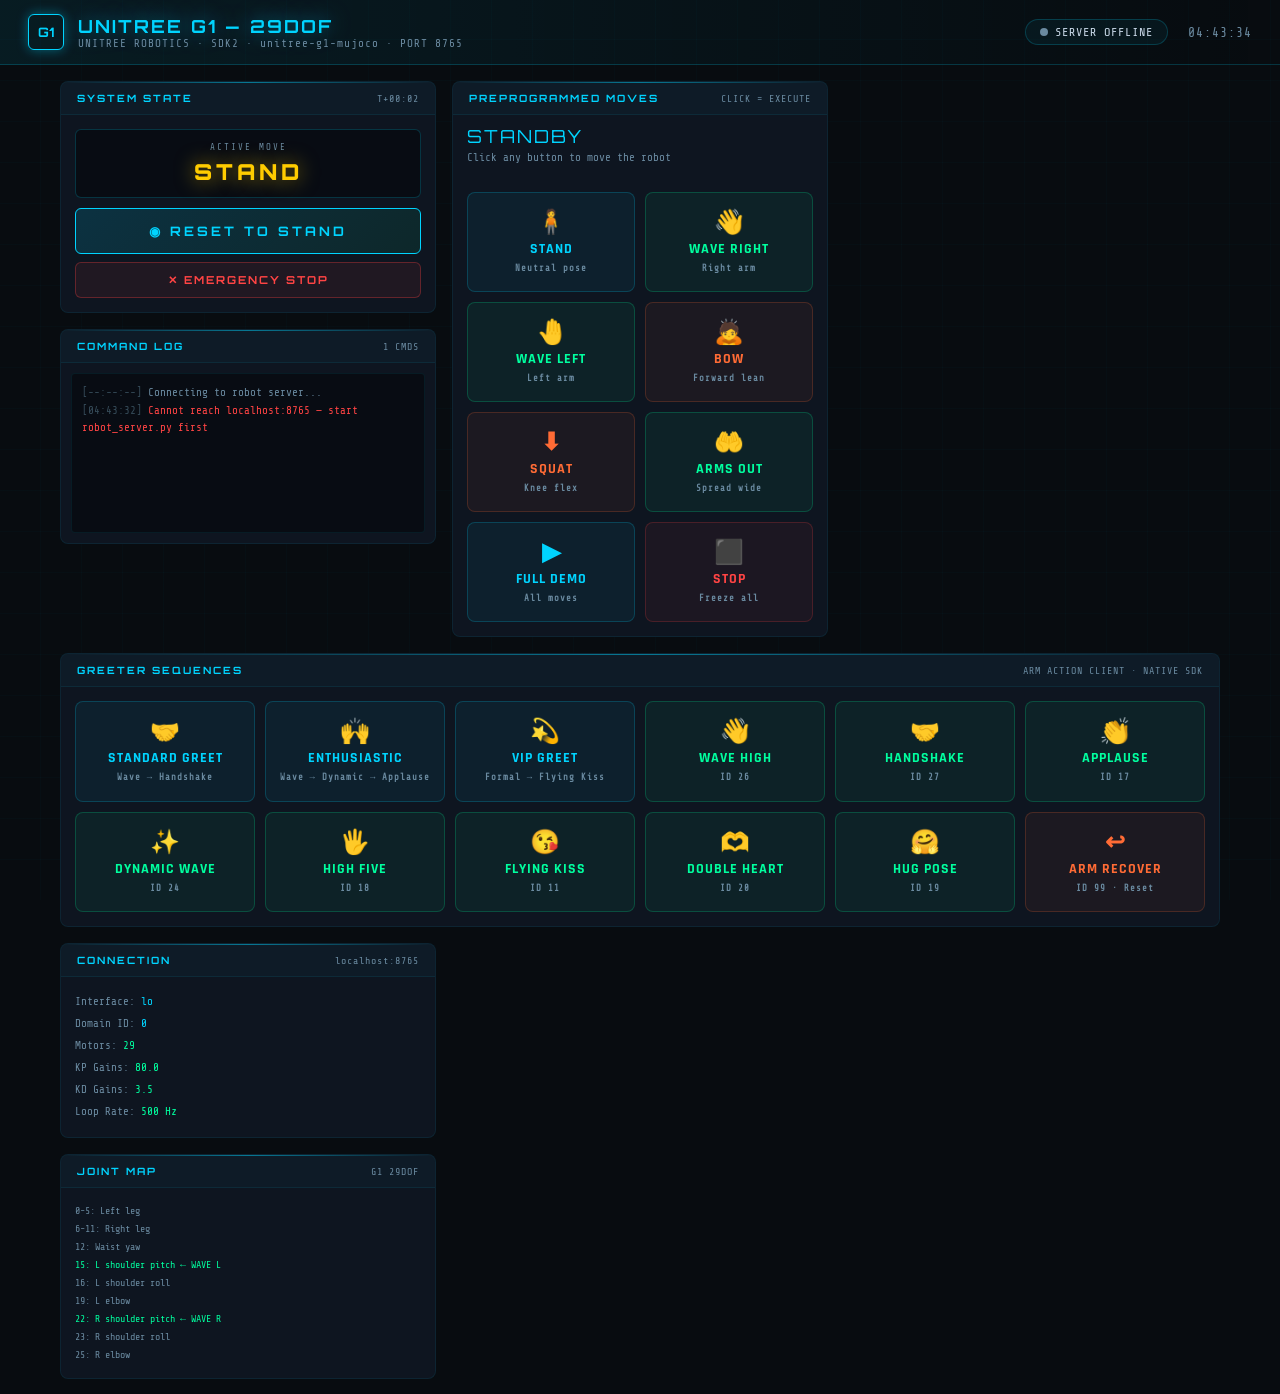
<file: g1-robot-control/controller/g1_controller_v3.html>
<!DOCTYPE html>
<html lang="en">
<head>
<meta charset="UTF-8">
<meta name="viewport" content="width=device-width, initial-scale=1.0">
<title>G1 Control Center — Unitree Robotics</title>
<style>
  @import url('https://fonts.googleapis.com/css2?family=Share+Tech+Mono&family=Orbitron:wght@400;700;900&family=Rajdhani:wght@300;400;600;700&display=swap');
  :root {
    --bg: #080c10; --panel: #0e1520; --accent: #00d4ff; --accent2: #00ff9f;
    --accent3: #ff6b35; --warn: #ffcc00; --border: rgba(0,212,255,0.2);
    --border2: rgba(0,212,255,0.08); --text: #c8d8e8; --text2: #6a8aa0;
    --danger: #ff4444; --glow: 0 0 12px rgba(0,212,255,0.4);
  }
  * { box-sizing: border-box; margin: 0; padding: 0; }
  body { background: var(--bg); color: var(--text); font-family: 'Rajdhani', sans-serif; min-height: 100vh; user-select: none; }
  body::before { content: ''; position: fixed; inset: 0; background: repeating-linear-gradient(0deg,transparent,transparent 40px,rgba(0,212,255,0.02) 40px,rgba(0,212,255,0.02) 41px),repeating-linear-gradient(90deg,transparent,transparent 40px,rgba(0,212,255,0.02) 40px,rgba(0,212,255,0.02) 41px); pointer-events: none; z-index: 0; }
  .header { position: relative; z-index: 10; display: flex; align-items: center; justify-content: space-between; padding: 14px 28px; background: linear-gradient(90deg,rgba(0,212,255,0.08),transparent); border-bottom: 1px solid var(--border); }
  .logo { display: flex; align-items: center; gap: 14px; }
  .logo-icon { width: 36px; height: 36px; border: 1.5px solid var(--accent); border-radius: 6px; display: flex; align-items: center; justify-content: center; font-family: 'Orbitron',monospace; font-size: 13px; font-weight: 700; color: var(--accent); box-shadow: var(--glow); }
  .logo-text { font-family: 'Orbitron',monospace; font-size: 18px; font-weight: 700; color: var(--accent); letter-spacing: 2px; text-shadow: 0 0 20px rgba(0,212,255,0.5); }
  .logo-sub { font-family: 'Share Tech Mono',monospace; font-size: 11px; color: var(--text2); letter-spacing: 1px; }
  .header-right { display: flex; align-items: center; gap: 20px; }
  .status-pill { display: flex; align-items: center; gap: 7px; padding: 5px 14px; border-radius: 20px; border: 1px solid var(--border); font-family: 'Share Tech Mono',monospace; font-size: 12px; letter-spacing: 1px; background: rgba(0,212,255,0.05); }
  .dot { width: 8px; height: 8px; border-radius: 50%; background: var(--text2); }
  .dot.active { background: var(--accent2); box-shadow: 0 0 8px var(--accent2); animation: pulse 1.5s ease-in-out infinite; }
  @keyframes pulse { 0%,100%{opacity:1} 50%{opacity:0.4} }
  .time-display { font-family: 'Share Tech Mono',monospace; font-size: 13px; color: var(--text2); letter-spacing: 1px; }
  .main { position: relative; z-index: 1; display: grid; grid-template-columns: 1fr 1fr 1fr; gap: 16px; padding: 16px 20px; max-width: 1200px; margin: 0 auto; }
  .panel { background: var(--panel); border: 1px solid var(--border2); border-radius: 8px; overflow: hidden; position: relative; }
  .panel::before { content: ''; position: absolute; top: 0; left: 0; right: 0; height: 1px; background: linear-gradient(90deg,transparent,var(--accent),transparent); opacity: 0.5; }
  .panel-header { padding: 10px 16px; border-bottom: 1px solid var(--border2); display: flex; align-items: center; justify-content: space-between; background: rgba(0,212,255,0.03); }
  .panel-title { font-family: 'Orbitron',monospace; font-size: 10px; font-weight: 700; letter-spacing: 2px; color: var(--accent); text-transform: uppercase; }
  .panel-badge { font-family: 'Share Tech Mono',monospace; font-size: 10px; color: var(--text2); letter-spacing: 1px; }
  .panel-body { padding: 14px; }
  .mode-display { background: rgba(0,0,0,0.4); border: 1px solid var(--border); border-radius: 6px; padding: 12px; text-align: center; margin-bottom: 10px; }
  .mode-label { font-family: 'Share Tech Mono',monospace; font-size: 9px; color: var(--text2); letter-spacing: 2px; margin-bottom: 6px; }
  .mode-value { font-family: 'Orbitron',monospace; font-size: 22px; font-weight: 900; color: var(--accent2); letter-spacing: 4px; text-shadow: 0 0 20px rgba(0,255,159,0.6); }
  .mode-value.idle { color: var(--text2); text-shadow: none; }
  .mode-value.stand { color: var(--warn); text-shadow: 0 0 20px rgba(255,204,0,0.6); }
  .log-area { background: rgba(0,0,0,0.4); border: 1px solid var(--border2); border-radius: 4px; padding: 10px; height: 160px; overflow-y: auto; font-family: 'Share Tech Mono',monospace; font-size: 11px; line-height: 1.6; scrollbar-width: thin; scrollbar-color: var(--border) transparent; }
  .log-entry { color: var(--text2); }
  .log-entry.log-ok { color: var(--accent2); }
  .log-entry.log-cmd { color: var(--accent); }
  .log-entry.log-err { color: var(--danger); }
  .log-ts { color: rgba(100,140,160,0.5); margin-right: 6px; }
  .action-grid { display: grid; grid-template-columns: 1fr 1fr; gap: 10px; padding: 14px; }
  .action-btn { padding: 18px 8px; background: rgba(0,255,159,0.06); border: 1px solid rgba(0,255,159,0.2); border-radius: 8px; color: var(--accent2); font-family: 'Rajdhani',sans-serif; font-size: 14px; font-weight: 700; letter-spacing: 1px; cursor: pointer; text-align: center; transition: all 0.15s; display: flex; flex-direction: column; align-items: center; gap: 5px; }
  .action-btn:hover { background: rgba(0,255,159,0.18); border-color: var(--accent2); box-shadow: 0 0 16px rgba(0,255,159,0.4); transform: translateY(-1px); }
  .action-btn.orange { background: rgba(255,107,53,0.06); border-color: rgba(255,107,53,0.2); color: var(--accent3); }
  .action-btn.orange:hover { background: rgba(255,107,53,0.18); border-color: var(--accent3); box-shadow: 0 0 16px rgba(255,107,53,0.4); }
  .action-btn.blue { background: rgba(0,212,255,0.06); border-color: rgba(0,212,255,0.2); color: var(--accent); }
  .action-btn.blue:hover { background: rgba(0,212,255,0.18); border-color: var(--accent); box-shadow: 0 0 16px rgba(0,212,255,0.4); }
  .action-btn.red { background: rgba(255,68,68,0.06); border-color: rgba(255,68,68,0.2); color: var(--danger); }
  .action-btn.red:hover { background: rgba(255,68,68,0.18); border-color: var(--danger); box-shadow: 0 0 16px rgba(255,68,68,0.4); }
  .action-btn.active { animation: btn-pulse 0.6s ease-in-out infinite; }
  @keyframes btn-pulse { 0%,100%{box-shadow:0 0 8px rgba(0,255,159,0.3)} 50%{box-shadow:0 0 24px rgba(0,255,159,0.8)} }
  .btn-icon { font-size: 24px; line-height: 1; }
  .btn-sub { font-family: 'Share Tech Mono',monospace; font-size: 9px; color: var(--text2); }
  .start-btn { width: 100%; padding: 14px; background: linear-gradient(135deg,rgba(0,212,255,0.15),rgba(0,255,159,0.08)); border: 1px solid var(--accent); border-radius: 6px; color: var(--accent); font-family: 'Orbitron',monospace; font-size: 13px; font-weight: 700; letter-spacing: 3px; cursor: pointer; text-align: center; transition: all 0.2s; margin-bottom: 8px; }
  .start-btn:hover { box-shadow: 0 0 24px rgba(0,212,255,0.4); }
  .kill-btn { width: 100%; padding: 10px; background: rgba(255,68,68,0.08); border: 1px solid rgba(255,68,68,0.3); border-radius: 6px; color: var(--danger); font-family: 'Orbitron',monospace; font-size: 11px; font-weight: 700; letter-spacing: 2px; cursor: pointer; transition: all 0.2s; }
  .kill-btn:hover { background: rgba(255,68,68,0.2); border-color: var(--danger); box-shadow: 0 0 16px rgba(255,68,68,0.4); }
  .active-label { font-family: 'Orbitron',monospace; font-size: 18px; color: var(--accent); letter-spacing: 2px; padding: 10px 14px 4px; }
  .active-sub { font-family: 'Share Tech Mono',monospace; font-size: 11px; color: var(--text2); padding: 0 14px 14px; }
  ::-webkit-scrollbar { width: 4px; }
  ::-webkit-scrollbar-thumb { background: var(--border); border-radius: 2px; }
</style>
</head>
<body>

<div class="header">
  <div class="logo">
    <div class="logo-icon">G1</div>
    <div>
      <div class="logo-text">UNITREE G1 — 29DOF</div>
      <div class="logo-sub">UNITREE ROBOTICS · SDK2 · unitree-g1-mujoco · PORT 8765</div>
    </div>
  </div>
  <div class="header-right">
    <div class="status-pill">
      <div class="dot" id="conn-dot"></div>
      <span id="conn-status">CONNECTING...</span>
    </div>
    <div class="time-display" id="clock">--:--:--</div>
  </div>
</div>

<div class="main">

  <!-- LEFT: Status + Log -->
  <div style="display:flex;flex-direction:column;gap:16px;">
    <div class="panel">
      <div class="panel-header">
        <span class="panel-title">System State</span>
        <span class="panel-badge" id="uptime">T+00:00</span>
      </div>
      <div class="panel-body">
        <div class="mode-display">
          <div class="mode-label">ACTIVE MOVE</div>
          <div class="mode-value stand" id="mode-val">STAND</div>
        </div>
        <button class="start-btn" onclick="sendMove('stand')">◉ RESET TO STAND</button>
        <button class="kill-btn" onclick="sendMove('stop')">✕ EMERGENCY STOP</button>
      </div>
    </div>
    <div class="panel">
      <div class="panel-header">
        <span class="panel-title">Command Log</span>
        <span class="panel-badge" id="log-count">0 CMDS</span>
      </div>
      <div class="panel-body" style="padding:10px;">
        <div class="log-area" id="log-area">
          <div class="log-entry"><span class="log-ts">[--:--:--]</span>Connecting to robot server...</div>
        </div>
      </div>
    </div>
  </div>

  <!-- CENTER: Main move buttons -->
  <div class="panel">
    <div class="panel-header">
      <span class="panel-title">Preprogrammed Moves</span>
      <span class="panel-badge">CLICK = EXECUTE</span>
    </div>
    <div id="active-label" class="active-label">STANDBY</div>
    <div id="active-sub" class="active-sub">Click any button to move the robot</div>
    <div class="action-grid">
      <button class="action-btn blue" id="btn-stand" onclick="sendMove('stand')">
        <span class="btn-icon">🧍</span>STAND
        <span class="btn-sub">Neutral pose</span>
      </button>
      <button class="action-btn" id="btn-wave_r" onclick="sendMove('wave_r')">
        <span class="btn-icon">👋</span>WAVE RIGHT
        <span class="btn-sub">Right arm</span>
      </button>
      <button class="action-btn" id="btn-wave_l" onclick="sendMove('wave_l')">
        <span class="btn-icon">🤚</span>WAVE LEFT
        <span class="btn-sub">Left arm</span>
      </button>
      <button class="action-btn orange" id="btn-bow" onclick="sendMove('bow')">
        <span class="btn-icon">🙇</span>BOW
        <span class="btn-sub">Forward lean</span>
      </button>
      <button class="action-btn orange" id="btn-squat" onclick="sendMove('squat')">
        <span class="btn-icon">⬇</span>SQUAT
        <span class="btn-sub">Knee flex</span>
      </button>
      <button class="action-btn" id="btn-arms_out" onclick="sendMove('arms_out')">
        <span class="btn-icon">🤲</span>ARMS OUT
        <span class="btn-sub">Spread wide</span>
      </button>
      <button class="action-btn blue" id="btn-demo" onclick="sendMove('demo')">
        <span class="btn-icon">▶</span>FULL DEMO
        <span class="btn-sub">All moves</span>
      </button>
      <button class="action-btn red" onclick="sendMove('stop')">
        <span class="btn-icon">⬛</span>STOP
        <span class="btn-sub">Freeze all</span>
      </button>
    </div>
  </div>

  <!-- GREET PANEL -->
  <div class="panel" style="grid-column: 1 / -1;">
    <div class="panel-header">
      <span class="panel-title">Greeter Sequences</span>
      <span class="panel-badge">ARM ACTION CLIENT · NATIVE SDK</span>
    </div>
    <div style="display:grid;grid-template-columns:repeat(6,1fr);gap:10px;padding:14px;">
      <button class="action-btn blue" id="btn-greet_standard" onclick="sendMove('greet_standard')">
        <span class="btn-icon">🤝</span>STANDARD GREET
        <span class="btn-sub">Wave → Handshake</span>
      </button>
      <button class="action-btn blue" id="btn-greet_enthusiastic" onclick="sendMove('greet_enthusiastic')">
        <span class="btn-icon">🙌</span>ENTHUSIASTIC
        <span class="btn-sub">Wave → Dynamic → Applause</span>
      </button>
      <button class="action-btn blue" id="btn-greet_vip" onclick="sendMove('greet_vip')">
        <span class="btn-icon">💫</span>VIP GREET
        <span class="btn-sub">Formal → Flying Kiss</span>
      </button>
      <button class="action-btn" id="btn-wave_high" onclick="sendMove('wave_high')">
        <span class="btn-icon">👋</span>WAVE HIGH
        <span class="btn-sub">ID 26</span>
      </button>
      <button class="action-btn" id="btn-handshake" onclick="sendMove('handshake')">
        <span class="btn-icon">🤝</span>HANDSHAKE
        <span class="btn-sub">ID 27</span>
      </button>
      <button class="action-btn" id="btn-applause" onclick="sendMove('applause')">
        <span class="btn-icon">👏</span>APPLAUSE
        <span class="btn-sub">ID 17</span>
      </button>
      <button class="action-btn" id="btn-dynamic_wave" onclick="sendMove('dynamic_wave')">
        <span class="btn-icon">✨</span>DYNAMIC WAVE
        <span class="btn-sub">ID 24</span>
      </button>
      <button class="action-btn" id="btn-high_five" onclick="sendMove('high_five')">
        <span class="btn-icon">🖐</span>HIGH FIVE
        <span class="btn-sub">ID 18</span>
      </button>
      <button class="action-btn" id="btn-flying_kiss" onclick="sendMove('flying_kiss')">
        <span class="btn-icon">😘</span>FLYING KISS
        <span class="btn-sub">ID 11</span>
      </button>
      <button class="action-btn" id="btn-double_heart" onclick="sendMove('double_heart')">
        <span class="btn-icon">🫶</span>DOUBLE HEART
        <span class="btn-sub">ID 20</span>
      </button>
      <button class="action-btn" id="btn-hug" onclick="sendMove('hug')">
        <span class="btn-icon">🤗</span>HUG POSE
        <span class="btn-sub">ID 19</span>
      </button>
      <button class="action-btn orange" id="btn-arm_recover" onclick="sendMove('arm_recover')">
        <span class="btn-icon">↩</span>ARM RECOVER
        <span class="btn-sub">ID 99 · Reset</span>
      </button>
    </div>
  </div>

  <!-- RIGHT: Info -->
  <div style="display:flex;flex-direction:column;gap:16px;">
    <div class="panel">
      <div class="panel-header">
        <span class="panel-title">Connection</span>
        <span class="panel-badge">localhost:8765</span>
      </div>
      <div class="panel-body">
        <div style="font-family:'Share Tech Mono',monospace;font-size:11px;color:var(--text2);line-height:2;">
          <div>Interface: <span style="color:var(--accent)">lo</span></div>
          <div>Domain ID: <span style="color:var(--accent)">0</span></div>
          <div>Motors: <span style="color:var(--accent2)">29</span></div>
          <div>KP Gains: <span style="color:var(--accent2)">80.0</span></div>
          <div>KD Gains: <span style="color:var(--accent2)">3.5</span></div>
          <div>Loop Rate: <span style="color:var(--accent2)">500 Hz</span></div>
        </div>
      </div>
    </div>
    <div class="panel">
      <div class="panel-header">
        <span class="panel-title">Joint Map</span>
        <span class="panel-badge">G1 29DOF</span>
      </div>
      <div class="panel-body" style="font-family:'Share Tech Mono',monospace;font-size:10px;color:var(--text2);line-height:1.8;">
        <div>0-5: Left leg</div>
        <div>6-11: Right leg</div>
        <div>12: Waist yaw</div>
        <div style="color:var(--accent2)">15: L shoulder pitch ← WAVE L</div>
        <div>16: L shoulder roll</div>
        <div>19: L elbow</div>
        <div style="color:var(--accent2)">22: R shoulder pitch ← WAVE R</div>
        <div>23: R shoulder roll</div>
        <div>25: R elbow</div>
      </div>
    </div>
  </div>

</div>

<script>
const SERVER = 'http://localhost:8765';
let logCount = 0;
let startTime = Date.now();
let currentBtn = null;

async function sendMove(move) {
  try {
    await fetch(SERVER + '/' + move, { mode: 'cors' });
    setActive(move);
    addLog('CMD: ' + move.toUpperCase(), 'cmd');
  } catch(e) {
    addLog('ERROR: Server not responding — is robot_server.py running?', 'err');
    document.getElementById('conn-dot').className = 'dot danger';
    document.getElementById('conn-status').textContent = 'DISCONNECTED';
  }
}

function setActive(move) {
  document.querySelectorAll('.action-btn').forEach(b => b.classList.remove('active'));
  const btn = document.getElementById('btn-' + move);
  if (btn) btn.classList.add('active');
  document.getElementById('mode-val').textContent = move.toUpperCase().replace('_', ' ');
  document.getElementById('active-label').textContent = move.toUpperCase().replace('_', ' ');

  const subs = {
    stand: 'All joints at neutral pose',
    wave_r: 'Right arm — joint 22 sine wave',
    wave_l: 'Left arm — joint 15 sine wave',
    bow: 'Hip pitch forward lean',
    squat: 'Knee flexion cycle',
    arms_out: 'Shoulder roll spread',
    demo: 'Full sequence running...',
    stop: 'All motion stopped',
    greet_standard: 'Stand → Wave High → Handshake → Recover',
    greet_enthusiastic: 'Wave High → Dynamic Wave → Applause → Recover',
    greet_vip: 'Arms Horizontal → Flying Kiss → Recover',
    wave_high: 'ARM ACTION ID 26 — wave hand high',
    handshake: 'ARM ACTION ID 27 — handshake pose',
    applause: 'ARM ACTION ID 17 — applause',
    dynamic_wave: 'ARM ACTION ID 24 — dynamic light wave',
    high_five: 'ARM ACTION ID 18 — high five',
    flying_kiss: 'ARM ACTION ID 11 — double hand flying kiss',
    double_heart: 'ARM ACTION ID 20 — double hand heart',
    hug: 'ARM ACTION ID 19 — hug pose',
    arm_recover: 'ARM ACTION ID 99 — recover initial arm pose'
  };
  document.getElementById('active-sub').textContent = subs[move] || '';
}

function addLog(msg, type) {
  const area = document.getElementById('log-area');
  const ts = new Date().toLocaleTimeString('en-US', { hour12: false });
  const el = document.createElement('div');
  el.className = 'log-entry log-' + (type || '');
  el.innerHTML = '<span class="log-ts">[' + ts + ']</span>' + msg;
  area.appendChild(el);
  area.scrollTop = area.scrollHeight;
  logCount++;
  document.getElementById('log-count').textContent = logCount + ' CMDS';
}

async function checkConnection() {
  try {
    await fetch(SERVER + '/ping', { mode: 'cors' });
    document.getElementById('conn-dot').className = 'dot active';
    document.getElementById('conn-status').textContent = 'ROBOT ONLINE';
    addLog('Connected to robot server on port 8765', 'ok');
  } catch(e) {
    document.getElementById('conn-dot').className = 'dot';
    document.getElementById('conn-status').textContent = 'SERVER OFFLINE';
    addLog('Cannot reach localhost:8765 — start robot_server.py first', 'err');
    setTimeout(checkConnection, 3000);
  }
}

setInterval(() => {
  document.getElementById('clock').textContent = new Date().toLocaleTimeString('en-US', { hour12: false });
  const e = Math.floor((Date.now() - startTime) / 1000);
  const m = Math.floor(e/60).toString().padStart(2,'0');
  const s = (e%60).toString().padStart(2,'0');
  document.getElementById('uptime').textContent = 'T+' + m + ':' + s;
}, 1000);

checkConnection();
</script>
</body>
</html>
</file>
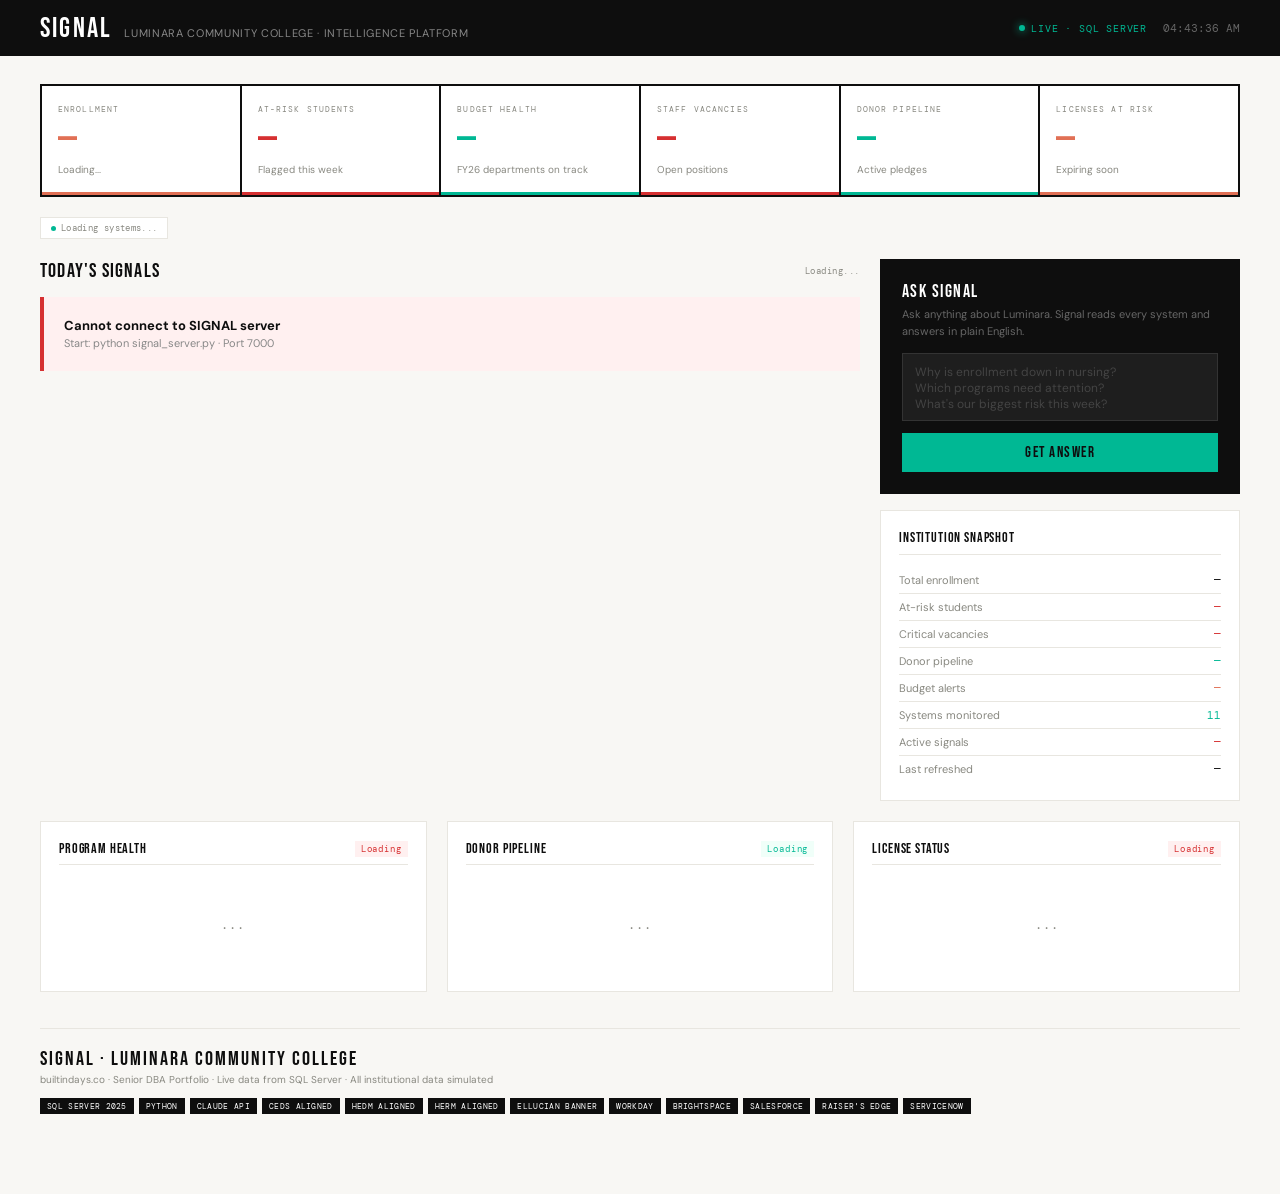
<file: signal/portal/signal_live.html>
<!DOCTYPE html>
<html lang="en">
<head>
<meta charset="UTF-8">
<meta name="viewport" content="width=device-width, initial-scale=1.0">
<title>SIGNAL · Luminara Community College</title>
<style>
@import url('https://fonts.googleapis.com/css2?family=Bebas+Neue&family=DM+Sans:ital,wght@0,300;0,400;0,500;1,300&family=DM+Mono:wght@400;500&display=swap');
:root {
  --bg:#f8f7f4;--ink:#0e0e0e;--dim:#888880;--rule:#e8e6e0;
  --surface:#ffffff;--red:#d63031;--amber:#e17055;
  --green:#00b894;--blue:#0984e3;--gold:#c8a84b;
}
*{box-sizing:border-box;margin:0;padding:0}
body{font-family:'DM Sans',sans-serif;background:var(--bg);color:var(--ink);min-height:100vh}
.header{background:var(--ink);padding:0 40px;height:56px;display:flex;align-items:center;justify-content:space-between}
.hlogo{font-family:'Bebas Neue',sans-serif;font-size:28px;letter-spacing:.08em;color:#fff}
.hcollege{font-size:11px;color:#888;letter-spacing:.06em;text-transform:uppercase;margin-left:12px}
.hright{display:flex;align-items:center;gap:16px}
.live-pill{display:flex;align-items:center;gap:6px;font-family:'DM Mono',monospace;font-size:10px;color:var(--green);letter-spacing:.08em}
.live-dot{width:6px;height:6px;border-radius:50%;background:var(--green);box-shadow:0 0 8px var(--green);animation:pulse 2s infinite}
@keyframes pulse{0%,100%{opacity:1}50%{opacity:.3}}
.htime{font-family:'DM Mono',monospace;font-size:11px;color:#666}
.page{max-width:1320px;margin:0 auto;padding:28px 40px 80px}

/* PULSE ROW */
.pulse-row{display:grid;grid-template-columns:repeat(6,1fr);gap:2px;margin-bottom:20px;background:var(--ink);border:2px solid var(--ink)}
.pc{background:var(--surface);padding:18px 16px;cursor:pointer;position:relative}
.pc::after{content:'';position:absolute;bottom:0;left:0;right:0;height:3px}
.pc.red::after{background:var(--red)}.pc.amber::after{background:var(--amber)}
.pc.green::after{background:var(--green)}.pc.blue::after{background:var(--blue)}
.pc-domain{font-family:'DM Mono',monospace;font-size:8px;letter-spacing:.14em;text-transform:uppercase;color:var(--dim);margin-bottom:8px}
.pc-value{font-family:'Bebas Neue',sans-serif;font-size:38px;line-height:1;margin-bottom:3px}
.pc-value.red{color:var(--red)}.pc-value.amber{color:var(--amber)}
.pc-value.green{color:var(--green)}.pc-value.blue{color:var(--blue)}
.pc-label{font-size:10px;color:var(--dim);line-height:1.4}

/* SYSTEM BAR */
.system-bar{display:flex;gap:5px;flex-wrap:wrap;margin-bottom:20px}
.sys-pill{display:flex;align-items:center;gap:5px;background:var(--surface);border:1px solid var(--rule);padding:4px 10px;font-family:'DM Mono',monospace;font-size:9px;letter-spacing:.04em;color:var(--dim)}
.sys-dot{width:5px;height:5px;border-radius:50%}
.sys-dot.ok{background:var(--green)}.sys-dot.warn{background:var(--amber)}.sys-dot.err{background:var(--red)}

/* MAIN GRID */
.main-grid{display:grid;grid-template-columns:1fr 360px;gap:20px;margin-bottom:20px}

/* SIGNAL FEED */
.sf-header{display:flex;align-items:center;justify-content:space-between;margin-bottom:14px}
.sf-title{font-family:'Bebas Neue',sans-serif;font-size:20px;letter-spacing:.06em}
.sf-meta{font-family:'DM Mono',monospace;font-size:9px;color:var(--dim);letter-spacing:.06em}
.signal-item{background:var(--surface);border:1px solid var(--rule);border-left:4px solid;padding:14px 16px;margin-bottom:7px;display:flex;gap:12px;cursor:pointer;transition:transform .1s,box-shadow .1s}
.signal-item:hover{transform:translateX(2px);box-shadow:2px 2px 0 var(--ink)}
.signal-item.CRITICAL{border-left-color:var(--red)}.signal-item.WARNING{border-left-color:var(--amber)}
.signal-item.INFO{border-left-color:var(--blue)}.signal-item.OK{border-left-color:var(--green)}
.si-icon{font-size:16px;flex-shrink:0;margin-top:1px}
.si-msg{font-size:13px;font-weight:500;line-height:1.4;margin-bottom:3px}
.si-meta{font-family:'DM Mono',monospace;font-size:9px;color:var(--dim)}
.si-action{font-family:'DM Mono',monospace;font-size:9px;color:var(--blue);flex-shrink:0;align-self:center}

/* RIGHT PANEL */
.right-panel{display:flex;flex-direction:column;gap:16px}
.ask-box{background:var(--ink);padding:22px}
.ask-title{font-family:'Bebas Neue',sans-serif;font-size:18px;letter-spacing:.08em;color:#fff;margin-bottom:4px}
.ask-sub{font-size:11px;color:#666;margin-bottom:14px;line-height:1.5}
.ask-input{width:100%;background:#1e1e1e;border:1px solid #333;color:#fff;padding:10px 12px;font-family:'DM Sans',sans-serif;font-size:12px;outline:none;margin-bottom:7px;resize:none;height:68px}
.ask-input:focus{border-color:var(--green)}.ask-input::placeholder{color:#444}
.ask-btn{width:100%;background:var(--green);border:none;color:var(--ink);padding:10px;font-family:'Bebas Neue',sans-serif;font-size:15px;letter-spacing:.1em;cursor:pointer}
.ask-btn:hover{background:#00d2a8}
.ask-thinking{display:none;font-family:'DM Mono',monospace;font-size:10px;color:var(--green);letter-spacing:.08em;margin-top:8px;animation:blink 1s infinite}
.ask-thinking.show{display:block}
@keyframes blink{0%,100%{opacity:1}50%{opacity:.2}}
.ask-response{margin-top:12px;padding:12px;background:#111;border-left:3px solid var(--green);font-size:12px;color:#ccc;line-height:1.7;display:none}
.ask-response.show{display:block}
.quick-stats{background:var(--surface);border:1px solid var(--rule);padding:18px}
.qs-title{font-family:'Bebas Neue',sans-serif;font-size:14px;letter-spacing:.06em;margin-bottom:12px;padding-bottom:8px;border-bottom:1px solid var(--rule)}
.qs-item{display:flex;justify-content:space-between;align-items:center;padding:6px 0;border-bottom:1px solid var(--rule);font-size:11px}
.qs-item:last-child{border-bottom:none}
.qs-label{color:var(--dim)}.qs-val{font-family:'DM Mono',monospace;font-size:11px}
.qs-val.red{color:var(--red)}.qs-val.green{color:var(--green)}.qs-val.amber{color:var(--amber)}

/* BOTTOM GRID */
.bottom-grid{display:grid;grid-template-columns:1fr 1fr 1fr;gap:20px}
.mini-panel{background:var(--surface);border:1px solid var(--rule);padding:18px}
.mp-title{font-family:'Bebas Neue',sans-serif;font-size:14px;letter-spacing:.06em;margin-bottom:12px;padding-bottom:7px;border-bottom:1px solid var(--rule);display:flex;justify-content:space-between;align-items:center}
.mp-badge{font-family:'DM Mono',monospace;font-size:9px;padding:2px 6px}
.mp-badge.red{background:#fff0f0;color:var(--red)}.mp-badge.green{background:#f0fff9;color:var(--green)}.mp-badge.amber{background:#fff8f0;color:var(--amber)}
.mp-row{display:flex;justify-content:space-between;align-items:center;padding:6px 0;border-bottom:1px solid var(--rule);font-size:11px}
.mp-row:last-child{border-bottom:none}
.mp-val{font-family:'DM Mono',monospace;font-size:10px}
.mp-val.red{color:var(--red)}.mp-val.green{color:var(--green)}.mp-val.amber{color:var(--amber)}.mp-val.dim{color:var(--dim)}

/* FOOTER */
.footer{margin-top:36px;padding-top:18px;border-top:1px solid var(--rule);display:flex;justify-content:space-between;align-items:center;flex-wrap:wrap;gap:12px}
.footer-brand{font-family:'Bebas Neue',sans-serif;font-size:20px;letter-spacing:.1em}
.footer-sub{font-size:10px;color:var(--dim);margin-top:2px}
.stack-tags{display:flex;gap:5px;flex-wrap:wrap}
.stag{font-family:'DM Mono',monospace;font-size:8px;background:var(--ink);color:#fff;padding:3px 7px;letter-spacing:.04em}

.loading{text-align:center;padding:40px;font-family:'DM Mono',monospace;font-size:12px;color:var(--dim);letter-spacing:.08em}
</style>
</head>
<body>

<div class="header">
  <div style="display:flex;align-items:baseline">
    <div class="hlogo">SIGNAL</div>
    <div class="hcollege">Luminara Community College · Intelligence Platform</div>
  </div>
  <div class="hright">
    <div class="live-pill"><div class="live-dot"></div>LIVE · SQL SERVER</div>
    <div class="htime" id="clock">--:-- --</div>
  </div>
</div>

<div class="page">

  <!-- PULSE ROW -->
  <div class="pulse-row" id="pulseRow">
    <div class="pc amber">
      <div class="pc-domain">Enrollment</div>
      <div class="pc-value amber" id="kpi-enrollment">—</div>
      <div class="pc-label" id="kpi-enrollment-sub">Loading...</div>
    </div>
    <div class="pc red">
      <div class="pc-domain">At-Risk Students</div>
      <div class="pc-value red" id="kpi-atrisk">—</div>
      <div class="pc-label">Flagged this week</div>
    </div>
    <div class="pc green">
      <div class="pc-domain">Budget Health</div>
      <div class="pc-value green" id="kpi-budget">—</div>
      <div class="pc-label">FY26 departments on track</div>
    </div>
    <div class="pc red">
      <div class="pc-domain">Staff Vacancies</div>
      <div class="pc-value red" id="kpi-vacancies">—</div>
      <div class="pc-label" id="kpi-vacancies-sub">Open positions</div>
    </div>
    <div class="pc green">
      <div class="pc-domain">Donor Pipeline</div>
      <div class="pc-value green" id="kpi-donors">—</div>
      <div class="pc-label">Active pledges</div>
    </div>
    <div class="pc amber">
      <div class="pc-domain">Licenses at Risk</div>
      <div class="pc-value amber" id="kpi-licenses">—</div>
      <div class="pc-label" id="kpi-licenses-sub">Expiring soon</div>
    </div>
  </div>

  <!-- SYSTEM BAR -->
  <div class="system-bar" id="systemBar">
    <div class="sys-pill"><div class="sys-dot ok"></div>Loading systems...</div>
  </div>

  <!-- MAIN GRID -->
  <div class="main-grid">
    <div>
      <div class="sf-header">
        <div class="sf-title">TODAY'S SIGNALS</div>
        <div class="sf-meta" id="signalMeta">Loading...</div>
      </div>
      <div id="signalFeed"><div class="loading">QUERYING DATABASE...</div></div>
    </div>

    <div class="right-panel">
      <div class="ask-box">
        <div class="ask-title">ASK SIGNAL</div>
        <div class="ask-sub">Ask anything about Luminara. Signal reads every system and answers in plain English.</div>
        <textarea class="ask-input" id="askInput" placeholder="Why is enrollment down in nursing?&#10;Which programs need attention?&#10;What's our biggest risk this week?"></textarea>
        <button class="ask-btn" onclick="askSignal()">GET ANSWER</button>
        <div class="ask-thinking" id="askThinking">SIGNAL IS THINKING...</div>
        <div class="ask-response" id="askResponse"></div>
      </div>

      <div class="quick-stats">
        <div class="qs-title">INSTITUTION SNAPSHOT</div>
        <div class="qs-item"><span class="qs-label">Total enrollment</span><span class="qs-val" id="snap-enrollment">—</span></div>
        <div class="qs-item"><span class="qs-label">At-risk students</span><span class="qs-val red" id="snap-atrisk">—</span></div>
        <div class="qs-item"><span class="qs-label">Critical vacancies</span><span class="qs-val red" id="snap-vacancies">—</span></div>
        <div class="qs-item"><span class="qs-label">Donor pipeline</span><span class="qs-val green" id="snap-donors">—</span></div>
        <div class="qs-item"><span class="qs-label">Budget alerts</span><span class="qs-val amber" id="snap-budget">—</span></div>
        <div class="qs-item"><span class="qs-label">Systems monitored</span><span class="qs-val green" id="snap-systems">11</span></div>
        <div class="qs-item"><span class="qs-label">Active signals</span><span class="qs-val red" id="snap-signals">—</span></div>
        <div class="qs-item"><span class="qs-label">Last refreshed</span><span class="qs-val dim" id="snap-refresh">—</span></div>
      </div>
    </div>
  </div>

  <!-- BOTTOM GRID -->
  <div class="bottom-grid">
    <div class="mini-panel">
      <div class="mp-title">PROGRAM HEALTH <span class="mp-badge red" id="programs-badge">Loading</span></div>
      <div id="programList"><div class="loading">...</div></div>
    </div>
    <div class="mini-panel">
      <div class="mp-title">DONOR PIPELINE <span class="mp-badge green" id="donors-badge">Loading</span></div>
      <div id="donorList"><div class="loading">...</div></div>
    </div>
    <div class="mini-panel">
      <div class="mp-title">LICENSE STATUS <span class="mp-badge red" id="license-badge">Loading</span></div>
      <div id="licenseList"><div class="loading">...</div></div>
    </div>
  </div>

  <div class="footer">
    <div>
      <div class="footer-brand">SIGNAL · Luminara Community College</div>
      <div class="footer-sub">builtindays.co · Senior DBA Portfolio · Live data from SQL Server · All institutional data simulated</div>
    </div>
    <div class="stack-tags">
      <span class="stag">SQL SERVER 2025</span><span class="stag">PYTHON</span>
      <span class="stag">CLAUDE API</span><span class="stag">CEDS ALIGNED</span>
      <span class="stag">HEDM ALIGNED</span><span class="stag">HERM ALIGNED</span>
      <span class="stag">ELLUCIAN BANNER</span><span class="stag">WORKDAY</span>
      <span class="stag">BRIGHTSPACE</span><span class="stag">SALESFORCE</span>
      <span class="stag">RAISER'S EDGE</span><span class="stag">SERVICENOW</span>
    </div>
  </div>

</div>

<script>
const API = 'http://localhost:7000';

function fmt$(n){ return n>=1000000?'$'+(n/1000000).toFixed(1)+'M':n>=1000?'$'+(n/1000).toFixed(0)+'K':'$'+n; }
function fmt(n){ return n>=1000?(n/1000).toFixed(1)+'K':n; }

// Clock
function tick(){ document.getElementById('clock').textContent=new Date().toLocaleTimeString('en-US',{hour:'2-digit',minute:'2-digit',second:'2-digit'}); }
setInterval(tick,1000); tick();

// Load all data
async function loadData() {
  try {
    const res  = await fetch(API+'/api/all');
    const data = await res.json();
    renderKPI(data.kpi);
    renderSystems(data.systems);
    renderSignals(data.signals);
    renderPrograms(data.enrollment);
    renderDonors(data.donors);
    renderLicenses(data.licenses);
    renderSnap(data.kpi, data.refreshed);
  } catch(e) {
    document.getElementById('signalFeed').innerHTML =
      '<div style="padding:20px;background:#fff0f0;border-left:4px solid #d63031;font-size:13px">'+
      '<b>Cannot connect to SIGNAL server</b><br>'+
      '<span style="font-size:11px;color:#888">Start: python signal_server.py · Port 7000</span></div>';
  }
}

function renderKPI(k) {
  if (!k || k.error) return;
  document.getElementById('kpi-enrollment').textContent = fmt(k.TotalEnrollment||0);
  document.getElementById('kpi-atrisk').textContent     = k.AtRiskCount||0;
  document.getElementById('kpi-vacancies').textContent  = k.VacancyCount||0;
  document.getElementById('kpi-vacancies-sub').textContent = (k.CriticalVacancies||0)+' critical programs';
  document.getElementById('kpi-donors').textContent     = fmt$(k.DonorPipeline||0);
  document.getElementById('kpi-licenses').textContent   = k.LicensesAtRisk||0;
  document.getElementById('kpi-licenses-sub').textContent = fmt$(k.LicenseBudgetAtRisk||0)+' at risk';
  const ok = (10-(k.SystemsWithWarnings||0));
  document.getElementById('kpi-budget').textContent     = ok+'/10';
}

function renderSnap(k, refreshed) {
  if (!k) return;
  document.getElementById('snap-enrollment').textContent = (k.TotalEnrollment||0).toLocaleString();
  document.getElementById('snap-atrisk').textContent     = k.AtRiskCount||0;
  document.getElementById('snap-vacancies').textContent  = k.CriticalVacancies||0;
  document.getElementById('snap-donors').textContent     = fmt$(k.DonorPipeline||0);
  document.getElementById('snap-budget').textContent     = k.SystemsWithWarnings||0;
  document.getElementById('snap-signals').textContent    = (k.CriticalSignals||0)+' critical, '+(k.WarningSignals||0)+' warning';
  document.getElementById('snap-refresh').textContent    = refreshed||'—';
}

function renderSystems(systems) {
  if (!systems || systems[0]?.error) return;
  const bar = document.getElementById('systemBar');
  bar.innerHTML = systems.map(s => {
    const cls = s.SyncStatus==='OK'?'ok':s.SyncStatus==='WARN'?'warn':'err';
    const ago = s.MinutesSinceSync < 60 ? s.MinutesSinceSync+'m ago' : Math.floor(s.MinutesSinceSync/60)+'h ago';
    return `<div class="sys-pill"><div class="sys-dot ${cls}"></div>${s.SystemName} · ${ago}</div>`;
  }).join('');
}

function renderSignals(signals) {
  if (!signals || signals[0]?.error) return;
  const icons = {CRITICAL:'🔴', WARNING:'🟠', INFO:'🔵', OK:'🟢'};
  const feed  = document.getElementById('signalFeed');
  document.getElementById('signalMeta').textContent =
    new Date().toLocaleDateString('en-US',{weekday:'long'}).toUpperCase()+' · '+signals.length+' ACTIVE';
  feed.innerHTML = signals.map(s => `
    <div class="signal-item ${s.Severity}">
      <div class="si-icon">${icons[s.Severity]||'⚪'}</div>
      <div style="flex:1">
        <div class="si-msg">${s.SignalText}</div>
        <div class="si-meta">${s.Domain} · ${s.DataSource} · ${s.MinutesAgo} min ago</div>
        ${s.RecommendedAction?`<div style="font-size:11px;color:#0984e3;margin-top:3px">→ ${s.RecommendedAction}</div>`:''}
      </div>
    </div>`).join('');
}

function renderPrograms(enrollment) {
  if (!enrollment || enrollment[0]?.error) return;
  const risk = enrollment.filter(e=>e.Status==='RISK').length;
  const warn = enrollment.filter(e=>e.Status==='WARN').length;
  document.getElementById('programs-badge').textContent = risk+' at risk';
  document.getElementById('programs-badge').className   = 'mp-badge '+(risk>0?'red':'green');
  document.getElementById('programList').innerHTML = enrollment.map(e => {
    const cls = e.YOYChangePct>5?'green':e.YOYChangePct>0?'dim':e.YOYChangePct>-5?'amber':'red';
    const arrow = e.YOYChangePct>0?'↑':e.YOYChangePct<0?'↓':'→';
    return `<div class="mp-row">
      <span>${e.ProgramName}</span>
      <span class="mp-val ${cls}">${arrow} ${Math.abs(e.YOYChangePct)}%</span>
    </div>`;
  }).join('');
}

function renderDonors(donors) {
  if (!donors || donors[0]?.error) return;
  const hot = donors.filter(d=>d.Priority==='HIGH').length;
  document.getElementById('donors-badge').textContent = hot+' high priority';
  document.getElementById('donors-badge').className   = 'mp-badge '+(hot>0?'amber':'green');
  document.getElementById('donorList').innerHTML = donors.map(d => {
    const cls = d.Priority==='HIGH'?'red':d.Priority==='MED'?'amber':'dim';
    const amt = d.PledgeAmount>0?fmt$(d.PledgeAmount):fmt$(d.AskAmount)+' ask';
    return `<div class="mp-row">
      <span style="font-size:10px;max-width:170px;overflow:hidden;text-overflow:ellipsis;white-space:nowrap">${d.DonorName}</span>
      <span class="mp-val ${cls}">${amt}</span>
    </div>`;
  }).join('');
}

function renderLicenses(licenses) {
  if (!licenses || licenses[0]?.error) return;
  const exp = licenses.filter(l=>l.AlertStatus==='EXPIRED'||l.AlertStatus==='WARNING').length;
  document.getElementById('license-badge').textContent = exp+' need action';
  document.getElementById('license-badge').className   = 'mp-badge '+(exp>0?'red':'green');
  document.getElementById('licenseList').innerHTML = licenses.map(l => {
    const cls = l.AlertStatus==='EXPIRED'?'red':l.AlertStatus==='WARNING'?'amber':l.AlertStatus==='NOTICE'?'amber':'dim';
    const days = l.DaysUntilExpiry<0?'EXPIRED':l.DaysUntilExpiry+'d';
    return `<div class="mp-row">
      <span style="font-size:10px">${l.SoftwareName}</span>
      <span class="mp-val ${cls}">${days}</span>
    </div>`;
  }).join('');
}

// ASK SIGNAL
async function askSignal() {
  const input = document.getElementById('askInput').value.trim();
  if (!input) return;
  const thinking  = document.getElementById('askThinking');
  const response  = document.getElementById('askResponse');
  thinking.classList.add('show');
  response.classList.remove('show');

  // Build context from live data
  let ctx = 'You are SIGNAL, the intelligence platform for Luminara Community College. ';
  try {
    const r = await fetch(API+'/api/kpi');
    const k = await r.json();
    ctx += `Live data: Enrollment ${k.TotalEnrollment}, At-risk ${k.AtRiskCount}, `;
    ctx += `Vacancies ${k.VacancyCount} (${k.CriticalVacancies} critical), `;
    ctx += `Donor pipeline $${(k.DonorPipeline/1000).toFixed(0)}K, `;
    ctx += `${k.LicensesAtRisk} licenses expiring. `;
  } catch(e){}
  ctx += 'Answer in plain English, under 100 words. Lead with the key finding. End with one clear action.';

  try {
    const res  = await fetch('https://api.anthropic.com/v1/messages', {
      method:'POST',
      headers:{'Content-Type':'application/json'},
      body: JSON.stringify({
        model:'claude-sonnet-4-20250514',
        max_tokens:1000,
        system: ctx,
        messages:[{role:'user',content:input}]
      })
    });
    const data = await res.json();
    thinking.classList.remove('show');
    response.textContent = data.content?.[0]?.text || 'No response.';
    response.classList.add('show');
  } catch(e) {
    thinking.classList.remove('show');
    response.textContent = 'Ask Signal requires the Claude API connection.';
    response.classList.add('show');
  }
}

document.getElementById('askInput').addEventListener('keydown', e => {
  if (e.key==='Enter' && !e.shiftKey){e.preventDefault();askSignal();}
});

// Load data on start, refresh every 60 seconds
loadData();
setInterval(loadData, 60000);
</script>
</body>
</html>
</file>
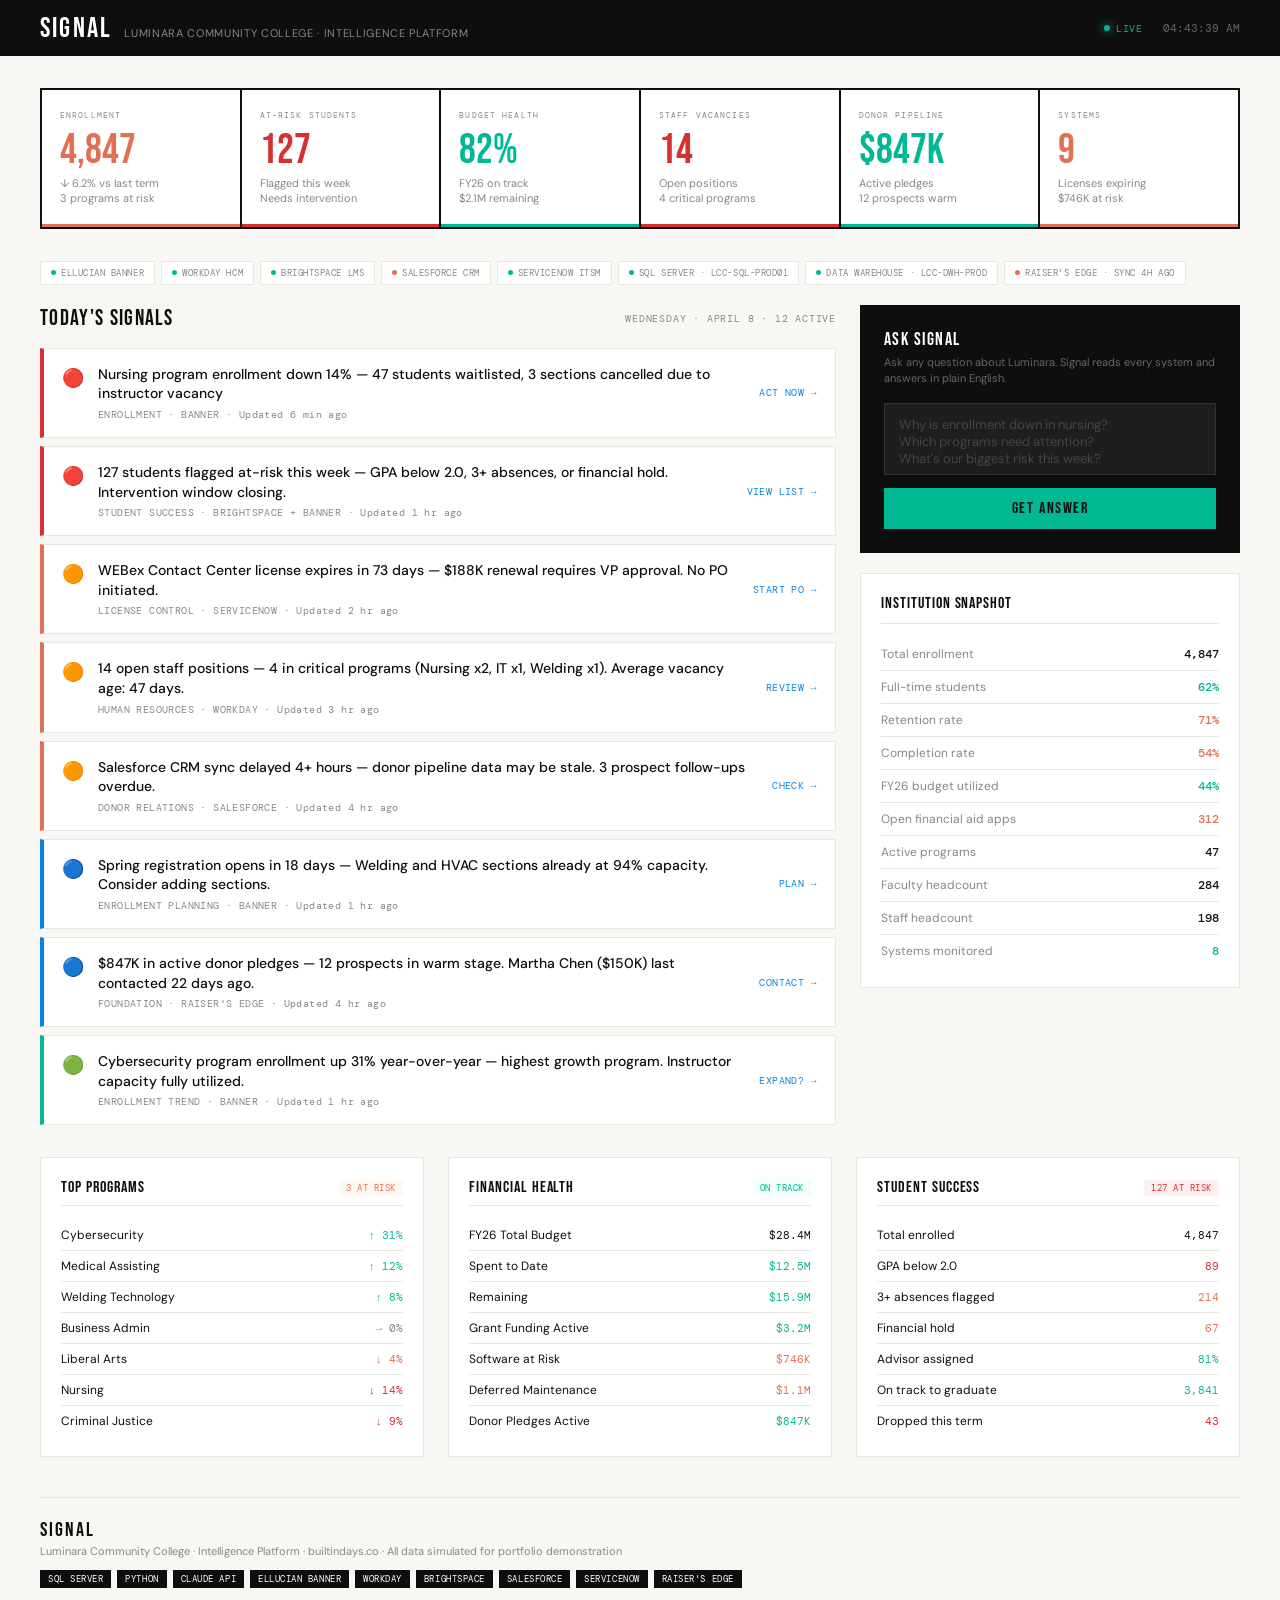
<file: signal/portal/signal_static.html>
<!DOCTYPE html>
<html lang="en">
<head>
<meta charset="UTF-8">
<meta name="viewport" content="width=device-width, initial-scale=1.0">
<title>SIGNAL · Luminara Community College</title>
<style>
@import url('https://fonts.googleapis.com/css2?family=Bebas+Neue&family=DM+Sans:wght@300;400;500&family=DM+Mono:wght@400;500&display=swap');

:root {
  --bg: #f8f7f4;
  --ink: #0e0e0e;
  --dim: #888880;
  --rule: #e8e6e0;
  --surface: #ffffff;
  --red: #d63031;
  --amber: #e17055;
  --green: #00b894;
  --blue: #0984e3;
  --gold: #c8a84b;
  --signal: #0e0e0e;
}

* { box-sizing: border-box; margin: 0; padding: 0; }

body {
  font-family: 'DM Sans', sans-serif;
  background: var(--bg);
  color: var(--ink);
  min-height: 100vh;
}

/* ── HEADER ── */
.header {
  background: var(--ink);
  padding: 0 40px;
  height: 56px;
  display: flex;
  align-items: center;
  justify-content: space-between;
}

.hbrand {
  display: flex;
  align-items: baseline;
  gap: 12px;
}

.hlogo {
  font-family: 'Bebas Neue', sans-serif;
  font-size: 28px;
  letter-spacing: 0.08em;
  color: #ffffff;
}

.hcollege {
  font-size: 11px;
  color: #888;
  letter-spacing: 0.06em;
  text-transform: uppercase;
}

.hright {
  display: flex;
  align-items: center;
  gap: 20px;
}

.live-pill {
  display: flex;
  align-items: center;
  gap: 6px;
  font-family: 'DM Mono', monospace;
  font-size: 10px;
  color: var(--green);
  letter-spacing: 0.08em;
}

.live-dot {
  width: 6px; height: 6px;
  border-radius: 50%;
  background: var(--green);
  box-shadow: 0 0 8px var(--green);
  animation: pulse 2s infinite;
}

@keyframes pulse {
  0%,100%{opacity:1} 50%{opacity:.3}
}

.htime {
  font-family: 'DM Mono', monospace;
  font-size: 11px;
  color: #666;
}

/* ── PAGE ── */
.page { max-width: 1320px; margin: 0 auto; padding: 32px 40px 80px; }

/* ── PULSE ROW ── */
.pulse-row {
  display: grid;
  grid-template-columns: repeat(6, 1fr);
  gap: 2px;
  margin-bottom: 32px;
  background: var(--ink);
  border: 2px solid var(--ink);
}

.pulse-card {
  background: var(--surface);
  padding: 20px 18px;
  cursor: pointer;
  transition: background 0.15s;
  position: relative;
}

.pulse-card:hover { background: #fafaf8; }

.pulse-card::after {
  content: '';
  position: absolute;
  bottom: 0; left: 0; right: 0;
  height: 3px;
}

.pulse-card.red::after { background: var(--red); }
.pulse-card.amber::after { background: var(--amber); }
.pulse-card.green::after { background: var(--green); }
.pulse-card.blue::after { background: var(--blue); }

.pc-domain {
  font-family: 'DM Mono', monospace;
  font-size: 8px;
  letter-spacing: 0.14em;
  text-transform: uppercase;
  color: var(--dim);
  margin-bottom: 10px;
}

.pc-value {
  font-family: 'Bebas Neue', sans-serif;
  font-size: 42px;
  line-height: 1;
  margin-bottom: 4px;
}

.pc-value.red { color: var(--red); }
.pc-value.amber { color: var(--amber); }
.pc-value.green { color: var(--green); }
.pc-value.blue { color: var(--blue); }
.pc-value.ink { color: var(--ink); }

.pc-label {
  font-size: 11px;
  color: var(--dim);
  line-height: 1.4;
}

/* ── MAIN GRID ── */
.main-grid {
  display: grid;
  grid-template-columns: 1fr 380px;
  gap: 24px;
  margin-bottom: 24px;
}

/* ── SIGNAL FEED ── */
.signal-feed { }

.sf-header {
  display: flex;
  align-items: center;
  justify-content: space-between;
  margin-bottom: 16px;
}

.sf-title {
  font-family: 'Bebas Neue', sans-serif;
  font-size: 22px;
  letter-spacing: 0.06em;
  color: var(--ink);
}

.sf-count {
  font-family: 'DM Mono', monospace;
  font-size: 10px;
  color: var(--dim);
  letter-spacing: 0.08em;
}

.signal-item {
  background: var(--surface);
  border: 1px solid var(--rule);
  border-left: 4px solid;
  padding: 16px 18px;
  margin-bottom: 8px;
  display: flex;
  gap: 14px;
  align-items: flex-start;
  cursor: pointer;
  transition: transform 0.1s, box-shadow 0.1s;
}

.signal-item:hover {
  transform: translateX(2px);
  box-shadow: 2px 2px 0 var(--ink);
}

.signal-item.red { border-left-color: var(--red); }
.signal-item.amber { border-left-color: var(--amber); }
.signal-item.green { border-left-color: var(--green); }
.signal-item.blue { border-left-color: var(--blue); }

.si-icon {
  font-size: 18px;
  flex-shrink: 0;
  margin-top: 1px;
}

.si-body { flex: 1; }

.si-msg {
  font-size: 14px;
  font-weight: 500;
  color: var(--ink);
  line-height: 1.4;
  margin-bottom: 4px;
}

.si-meta {
  font-family: 'DM Mono', monospace;
  font-size: 10px;
  color: var(--dim);
  letter-spacing: 0.04em;
}

.si-action {
  font-family: 'DM Mono', monospace;
  font-size: 10px;
  color: var(--blue);
  flex-shrink: 0;
  align-self: center;
  letter-spacing: 0.04em;
}

/* ── RIGHT PANEL ── */
.right-panel { display: flex; flex-direction: column; gap: 20px; }

/* ── ASK BOX ── */
.ask-box {
  background: var(--ink);
  padding: 24px;
}

.ask-label {
  font-family: 'Bebas Neue', sans-serif;
  font-size: 18px;
  letter-spacing: 0.08em;
  color: #ffffff;
  margin-bottom: 4px;
}

.ask-sub {
  font-size: 11px;
  color: #666;
  margin-bottom: 16px;
  line-height: 1.5;
}

.ask-input {
  width: 100%;
  background: #1e1e1e;
  border: 1px solid #333;
  color: #ffffff;
  padding: 12px 14px;
  font-family: 'DM Sans', sans-serif;
  font-size: 13px;
  outline: none;
  margin-bottom: 8px;
  resize: none;
  height: 72px;
}

.ask-input:focus { border-color: var(--green); }
.ask-input::placeholder { color: #444; }

.ask-btn {
  width: 100%;
  background: var(--green);
  border: none;
  color: var(--ink);
  padding: 11px;
  font-family: 'Bebas Neue', sans-serif;
  font-size: 16px;
  letter-spacing: 0.1em;
  cursor: pointer;
  transition: background 0.15s;
}

.ask-btn:hover { background: #00d2a8; }

.ask-response {
  margin-top: 14px;
  padding: 14px;
  background: #111;
  border-left: 3px solid var(--green);
  font-size: 13px;
  color: #ccc;
  line-height: 1.7;
  display: none;
  min-height: 60px;
}

.ask-response.show { display: block; }

.ask-thinking {
  display: none;
  font-family: 'DM Mono', monospace;
  font-size: 10px;
  color: var(--green);
  letter-spacing: 0.08em;
  margin-top: 8px;
  animation: blink 1s infinite;
}

.ask-thinking.show { display: block; }

@keyframes blink { 0%,100%{opacity:1} 50%{opacity:.2} }

/* ── QUICK STATS ── */
.quick-stats {
  background: var(--surface);
  border: 1px solid var(--rule);
  padding: 20px;
}

.qs-title {
  font-family: 'Bebas Neue', sans-serif;
  font-size: 16px;
  letter-spacing: 0.06em;
  color: var(--ink);
  margin-bottom: 14px;
  padding-bottom: 10px;
  border-bottom: 1px solid var(--rule);
}

.qs-item {
  display: flex;
  justify-content: space-between;
  align-items: center;
  padding: 8px 0;
  border-bottom: 1px solid var(--rule);
  font-size: 12px;
}

.qs-item:last-child { border-bottom: none; }
.qs-label { color: var(--dim); }
.qs-val { font-weight: 500; font-family: 'DM Mono', monospace; }
.qs-val.red { color: var(--red); }
.qs-val.green { color: var(--green); }
.qs-val.amber { color: var(--amber); }

/* ── BOTTOM GRID ── */
.bottom-grid {
  display: grid;
  grid-template-columns: 1fr 1fr 1fr;
  gap: 24px;
}

.mini-panel {
  background: var(--surface);
  border: 1px solid var(--rule);
  padding: 20px;
}

.mp-title {
  font-family: 'Bebas Neue', sans-serif;
  font-size: 16px;
  letter-spacing: 0.06em;
  color: var(--ink);
  margin-bottom: 14px;
  padding-bottom: 8px;
  border-bottom: 1px solid var(--rule);
  display: flex;
  justify-content: space-between;
  align-items: center;
}

.mp-badge {
  font-family: 'DM Mono', monospace;
  font-size: 9px;
  padding: 2px 7px;
  letter-spacing: 0.06em;
}

.mp-badge.red { background: #fff0f0; color: var(--red); }
.mp-badge.green { background: #f0fff9; color: var(--green); }
.mp-badge.amber { background: #fff8f0; color: var(--amber); }

.mp-row {
  display: flex;
  justify-content: space-between;
  align-items: center;
  padding: 7px 0;
  border-bottom: 1px solid var(--rule);
  font-size: 12px;
}

.mp-row:last-child { border-bottom: none; }
.mp-name { color: var(--ink); font-weight: 400; }
.mp-val { font-family: 'DM Mono', monospace; font-size: 11px; }
.mp-val.red { color: var(--red); }
.mp-val.green { color: var(--green); }
.mp-val.amber { color: var(--amber); }
.mp-val.dim { color: var(--dim); }

/* ── FOOTER ── */
.footer {
  margin-top: 40px;
  padding-top: 20px;
  border-top: 1px solid var(--rule);
  display: flex;
  justify-content: space-between;
  align-items: center;
  flex-wrap: wrap;
  gap: 12px;
}

.footer-brand {
  font-family: 'Bebas Neue', sans-serif;
  font-size: 20px;
  letter-spacing: 0.1em;
  color: var(--ink);
}

.footer-sub {
  font-size: 11px;
  color: var(--dim);
  margin-top: 2px;
}

.footer-stack {
  display: flex;
  gap: 6px;
  flex-wrap: wrap;
}

.stack-tag {
  font-family: 'DM Mono', monospace;
  font-size: 9px;
  letter-spacing: 0.06em;
  background: var(--ink);
  color: #fff;
  padding: 3px 8px;
}

/* ── SYSTEM STATUS BAR ── */
.system-bar {
  display: flex;
  gap: 6px;
  flex-wrap: wrap;
  margin-bottom: 20px;
}

.sys-pill {
  display: flex;
  align-items: center;
  gap: 5px;
  background: var(--surface);
  border: 1px solid var(--rule);
  padding: 5px 10px;
  font-family: 'DM Mono', monospace;
  font-size: 9px;
  letter-spacing: 0.06em;
  color: var(--dim);
}

.sys-dot {
  width: 5px; height: 5px;
  border-radius: 50%;
}

.sys-dot.green { background: var(--green); }
.sys-dot.amber { background: var(--amber); }
.sys-dot.red { background: var(--red); }
</style>
</head>
<body>

<div class="header">
  <div class="hbrand">
    <div class="hlogo">SIGNAL</div>
    <div class="hcollege">Luminara Community College · Intelligence Platform</div>
  </div>
  <div class="hright">
    <div class="live-pill"><div class="live-dot"></div>LIVE</div>
    <div class="htime" id="clock">--:-- --</div>
  </div>
</div>

<div class="page">

  <!-- PULSE ROW -->
  <div class="pulse-row">
    <div class="pulse-card amber">
      <div class="pc-domain">Enrollment</div>
      <div class="pc-value amber">4,847</div>
      <div class="pc-label">↓ 6.2% vs last term<br>3 programs at risk</div>
    </div>
    <div class="pulse-card red">
      <div class="pc-domain">At-Risk Students</div>
      <div class="pc-value red">127</div>
      <div class="pc-label">Flagged this week<br>Needs intervention</div>
    </div>
    <div class="pulse-card green">
      <div class="pc-domain">Budget Health</div>
      <div class="pc-value green">82%</div>
      <div class="pc-label">FY26 on track<br>$2.1M remaining</div>
    </div>
    <div class="pulse-card red">
      <div class="pc-domain">Staff Vacancies</div>
      <div class="pc-value red">14</div>
      <div class="pc-label">Open positions<br>4 critical programs</div>
    </div>
    <div class="pulse-card green">
      <div class="pc-domain">Donor Pipeline</div>
      <div class="pc-value green">$847K</div>
      <div class="pc-label">Active pledges<br>12 prospects warm</div>
    </div>
    <div class="pulse-card amber">
      <div class="pc-domain">Systems</div>
      <div class="pc-value amber">9</div>
      <div class="pc-label">Licenses expiring<br>$746K at risk</div>
    </div>
  </div>

  <!-- SYSTEM BAR -->
  <div class="system-bar">
    <div class="sys-pill"><div class="sys-dot green"></div>ELLUCIAN BANNER</div>
    <div class="sys-pill"><div class="sys-dot green"></div>WORKDAY HCM</div>
    <div class="sys-pill"><div class="sys-dot green"></div>BRIGHTSPACE LMS</div>
    <div class="sys-pill"><div class="sys-dot amber"></div>SALESFORCE CRM</div>
    <div class="sys-pill"><div class="sys-dot green"></div>SERVICENOW ITSM</div>
    <div class="sys-pill"><div class="sys-dot green"></div>SQL SERVER · LCC-SQL-PROD01</div>
    <div class="sys-pill"><div class="sys-dot green"></div>DATA WAREHOUSE · LCC-DWH-PROD</div>
    <div class="sys-pill"><div class="sys-dot amber"></div>RAISER'S EDGE · SYNC 4H AGO</div>
  </div>

  <!-- MAIN GRID -->
  <div class="main-grid">

    <!-- SIGNAL FEED -->
    <div class="signal-feed">
      <div class="sf-header">
        <div class="sf-title">TODAY'S SIGNALS</div>
        <div class="sf-count">WEDNESDAY · APRIL 8 · 12 ACTIVE</div>
      </div>

      <div class="signal-item red">
        <div class="si-icon">🔴</div>
        <div class="si-body">
          <div class="si-msg">Nursing program enrollment down 14% — 47 students waitlisted, 3 sections cancelled due to instructor vacancy</div>
          <div class="si-meta">ENROLLMENT · BANNER · Updated 6 min ago</div>
        </div>
        <div class="si-action">ACT NOW →</div>
      </div>

      <div class="signal-item red">
        <div class="si-icon">🔴</div>
        <div class="si-body">
          <div class="si-msg">127 students flagged at-risk this week — GPA below 2.0, 3+ absences, or financial hold. Intervention window closing.</div>
          <div class="si-meta">STUDENT SUCCESS · BRIGHTSPACE + BANNER · Updated 1 hr ago</div>
        </div>
        <div class="si-action">VIEW LIST →</div>
      </div>

      <div class="signal-item amber">
        <div class="si-icon">🟠</div>
        <div class="si-body">
          <div class="si-msg">WEBex Contact Center license expires in 73 days — $188K renewal requires VP approval. No PO initiated.</div>
          <div class="si-meta">LICENSE CONTROL · SERVICENOW · Updated 2 hr ago</div>
        </div>
        <div class="si-action">START PO →</div>
      </div>

      <div class="signal-item amber">
        <div class="si-icon">🟠</div>
        <div class="si-body">
          <div class="si-msg">14 open staff positions — 4 in critical programs (Nursing x2, IT x1, Welding x1). Average vacancy age: 47 days.</div>
          <div class="si-meta">HUMAN RESOURCES · WORKDAY · Updated 3 hr ago</div>
        </div>
        <div class="si-action">REVIEW →</div>
      </div>

      <div class="signal-item amber">
        <div class="si-icon">🟠</div>
        <div class="si-body">
          <div class="si-msg">Salesforce CRM sync delayed 4+ hours — donor pipeline data may be stale. 3 prospect follow-ups overdue.</div>
          <div class="si-meta">DONOR RELATIONS · SALESFORCE · Updated 4 hr ago</div>
        </div>
        <div class="si-action">CHECK →</div>
      </div>

      <div class="signal-item blue">
        <div class="si-icon">🔵</div>
        <div class="si-body">
          <div class="si-msg">Spring registration opens in 18 days — Welding and HVAC sections already at 94% capacity. Consider adding sections.</div>
          <div class="si-meta">ENROLLMENT PLANNING · BANNER · Updated 1 hr ago</div>
        </div>
        <div class="si-action">PLAN →</div>
      </div>

      <div class="signal-item blue">
        <div class="si-icon">🔵</div>
        <div class="si-body">
          <div class="si-msg">$847K in active donor pledges — 12 prospects in warm stage. Martha Chen ($150K) last contacted 22 days ago.</div>
          <div class="si-meta">FOUNDATION · RAISER'S EDGE · Updated 4 hr ago</div>
        </div>
        <div class="si-action">CONTACT →</div>
      </div>

      <div class="signal-item green">
        <div class="si-icon">🟢</div>
        <div class="si-body">
          <div class="si-msg">Cybersecurity program enrollment up 31% year-over-year — highest growth program. Instructor capacity fully utilized.</div>
          <div class="si-meta">ENROLLMENT TREND · BANNER · Updated 1 hr ago</div>
        </div>
        <div class="si-action">EXPAND? →</div>
      </div>

    </div>

    <!-- RIGHT PANEL -->
    <div class="right-panel">

      <!-- ASK BOX -->
      <div class="ask-box">
        <div class="ask-label">ASK SIGNAL</div>
        <div class="ask-sub">Ask any question about Luminara. Signal reads every system and answers in plain English.</div>
        <textarea class="ask-input" id="askInput" placeholder="Why is enrollment down in nursing?&#10;Which programs need attention?&#10;What's our biggest risk this week?"></textarea>
        <button class="ask-btn" onclick="askSignal()">GET ANSWER</button>
        <div class="ask-thinking" id="askThinking">SIGNAL IS THINKING...</div>
        <div class="ask-response" id="askResponse"></div>
      </div>

      <!-- QUICK STATS -->
      <div class="quick-stats">
        <div class="qs-title">INSTITUTION SNAPSHOT</div>
        <div class="qs-item"><span class="qs-label">Total enrollment</span><span class="qs-val">4,847</span></div>
        <div class="qs-item"><span class="qs-label">Full-time students</span><span class="qs-val green">62%</span></div>
        <div class="qs-item"><span class="qs-label">Retention rate</span><span class="qs-val amber">71%</span></div>
        <div class="qs-item"><span class="qs-label">Completion rate</span><span class="qs-val amber">54%</span></div>
        <div class="qs-item"><span class="qs-label">FY26 budget utilized</span><span class="qs-val green">44%</span></div>
        <div class="qs-item"><span class="qs-label">Open financial aid apps</span><span class="qs-val amber">312</span></div>
        <div class="qs-item"><span class="qs-label">Active programs</span><span class="qs-val">47</span></div>
        <div class="qs-item"><span class="qs-label">Faculty headcount</span><span class="qs-val">284</span></div>
        <div class="qs-item"><span class="qs-label">Staff headcount</span><span class="qs-val">198</span></div>
        <div class="qs-item"><span class="qs-label">Systems monitored</span><span class="qs-val green">8</span></div>
      </div>

    </div>
  </div>

  <!-- BOTTOM GRID -->
  <div class="bottom-grid">

    <!-- ENROLLMENT BY PROGRAM -->
    <div class="mini-panel">
      <div class="mp-title">
        TOP PROGRAMS
        <span class="mp-badge amber">3 AT RISK</span>
      </div>
      <div class="mp-row"><span class="mp-name">Cybersecurity</span><span class="mp-val green">↑ 31%</span></div>
      <div class="mp-row"><span class="mp-name">Medical Assisting</span><span class="mp-val green">↑ 12%</span></div>
      <div class="mp-row"><span class="mp-name">Welding Technology</span><span class="mp-val green">↑ 8%</span></div>
      <div class="mp-row"><span class="mp-name">Business Admin</span><span class="mp-val dim">→ 0%</span></div>
      <div class="mp-row"><span class="mp-name">Liberal Arts</span><span class="mp-val amber">↓ 4%</span></div>
      <div class="mp-row"><span class="mp-name">Nursing</span><span class="mp-val red">↓ 14%</span></div>
      <div class="mp-row"><span class="mp-name">Criminal Justice</span><span class="mp-val red">↓ 9%</span></div>
    </div>

    <!-- FINANCIAL SNAPSHOT -->
    <div class="mini-panel">
      <div class="mp-title">
        FINANCIAL HEALTH
        <span class="mp-badge green">ON TRACK</span>
      </div>
      <div class="mp-row"><span class="mp-name">FY26 Total Budget</span><span class="mp-val">$28.4M</span></div>
      <div class="mp-row"><span class="mp-name">Spent to Date</span><span class="mp-val green">$12.5M</span></div>
      <div class="mp-row"><span class="mp-name">Remaining</span><span class="mp-val green">$15.9M</span></div>
      <div class="mp-row"><span class="mp-name">Grant Funding Active</span><span class="mp-val green">$3.2M</span></div>
      <div class="mp-row"><span class="mp-name">Software at Risk</span><span class="mp-val amber">$746K</span></div>
      <div class="mp-row"><span class="mp-name">Deferred Maintenance</span><span class="mp-val amber">$1.1M</span></div>
      <div class="mp-row"><span class="mp-name">Donor Pledges Active</span><span class="mp-val green">$847K</span></div>
    </div>

    <!-- STUDENT SUCCESS -->
    <div class="mini-panel">
      <div class="mp-title">
        STUDENT SUCCESS
        <span class="mp-badge red">127 AT RISK</span>
      </div>
      <div class="mp-row"><span class="mp-name">Total enrolled</span><span class="mp-val">4,847</span></div>
      <div class="mp-row"><span class="mp-name">GPA below 2.0</span><span class="mp-val red">89</span></div>
      <div class="mp-row"><span class="mp-name">3+ absences flagged</span><span class="mp-val amber">214</span></div>
      <div class="mp-row"><span class="mp-name">Financial hold</span><span class="mp-val amber">67</span></div>
      <div class="mp-row"><span class="mp-name">Advisor assigned</span><span class="mp-val green">81%</span></div>
      <div class="mp-row"><span class="mp-name">On track to graduate</span><span class="mp-val green">3,841</span></div>
      <div class="mp-row"><span class="mp-name">Dropped this term</span><span class="mp-val red">43</span></div>
    </div>

  </div>

  <!-- FOOTER -->
  <div class="footer">
    <div>
      <div class="footer-brand">SIGNAL</div>
      <div class="footer-sub">Luminara Community College · Intelligence Platform · builtindays.co · All data simulated for portfolio demonstration</div>
    </div>
    <div class="footer-stack">
      <span class="stack-tag">SQL SERVER</span>
      <span class="stack-tag">PYTHON</span>
      <span class="stack-tag">CLAUDE API</span>
      <span class="stack-tag">ELLUCIAN BANNER</span>
      <span class="stack-tag">WORKDAY</span>
      <span class="stack-tag">BRIGHTSPACE</span>
      <span class="stack-tag">SALESFORCE</span>
      <span class="stack-tag">SERVICENOW</span>
      <span class="stack-tag">RAISER'S EDGE</span>
    </div>
  </div>

</div>

<script>
// Clock
function updateClock(){
  const n=new Date();
  document.getElementById('clock').textContent=n.toLocaleTimeString('en-US',{hour:'2-digit',minute:'2-digit',second:'2-digit'});
}
setInterval(updateClock,1000);
updateClock();

// ASK SIGNAL — Claude API powered
async function askSignal() {
  const input = document.getElementById('askInput').value.trim();
  if (!input) return;

  const thinking = document.getElementById('askThinking');
  const response = document.getElementById('askResponse');

  thinking.classList.add('show');
  response.classList.remove('show');
  response.textContent = '';

  const context = `You are SIGNAL, the intelligence platform for Luminara Community College. 
You have access to all institutional data. Current snapshot:
- Enrollment: 4,847 students (down 6.2% vs last term)
- At-risk students: 127 flagged this week
- Staff vacancies: 14 open positions (4 critical)
- Budget: $28.4M FY26, 44% utilized, $15.9M remaining
- Software licenses: 9 expiring, $746K at risk
- Donor pipeline: $847K active pledges
- Top growing program: Cybersecurity (+31%)
- Declining program: Nursing (-14%, 3 sections cancelled, 47 waitlisted)
- Systems: Ellucian Banner, Workday HCM, Brightspace LMS, Salesforce CRM, ServiceNow, Raiser's Edge
- Retention rate: 71%, Completion rate: 54%

Answer the chancellor's question in plain English. Be specific, data-driven, and actionable. 
Keep response under 120 words. Lead with the most important finding. End with one clear recommended action.`;

  try {
    const res = await fetch('https://api.anthropic.com/v1/messages', {
      method: 'POST',
      headers: { 'Content-Type': 'application/json' },
      body: JSON.stringify({
        model: 'claude-sonnet-4-20250514',
        max_tokens: 1000,
        system: context,
        messages: [{ role: 'user', content: input }]
      })
    });

    const data = await res.json();
    const text = data.content?.[0]?.text || 'Unable to get response.';

    thinking.classList.remove('show');
    response.textContent = text;
    response.classList.add('show');

  } catch(e) {
    thinking.classList.remove('show');
    response.textContent = 'Signal is temporarily unavailable. Check API connection.';
    response.classList.add('show');
  }
}

// Enter key submits
document.getElementById('askInput').addEventListener('keydown', function(e) {
  if (e.key === 'Enter' && !e.shiftKey) {
    e.preventDefault();
    askSignal();
  }
});

// Simulate live data flicker
setInterval(() => {
  const cards = document.querySelectorAll('.pc-value');
  const idx = Math.floor(Math.random() * cards.length);
}, 12000);
</script>

</body>
</html>
</file>
